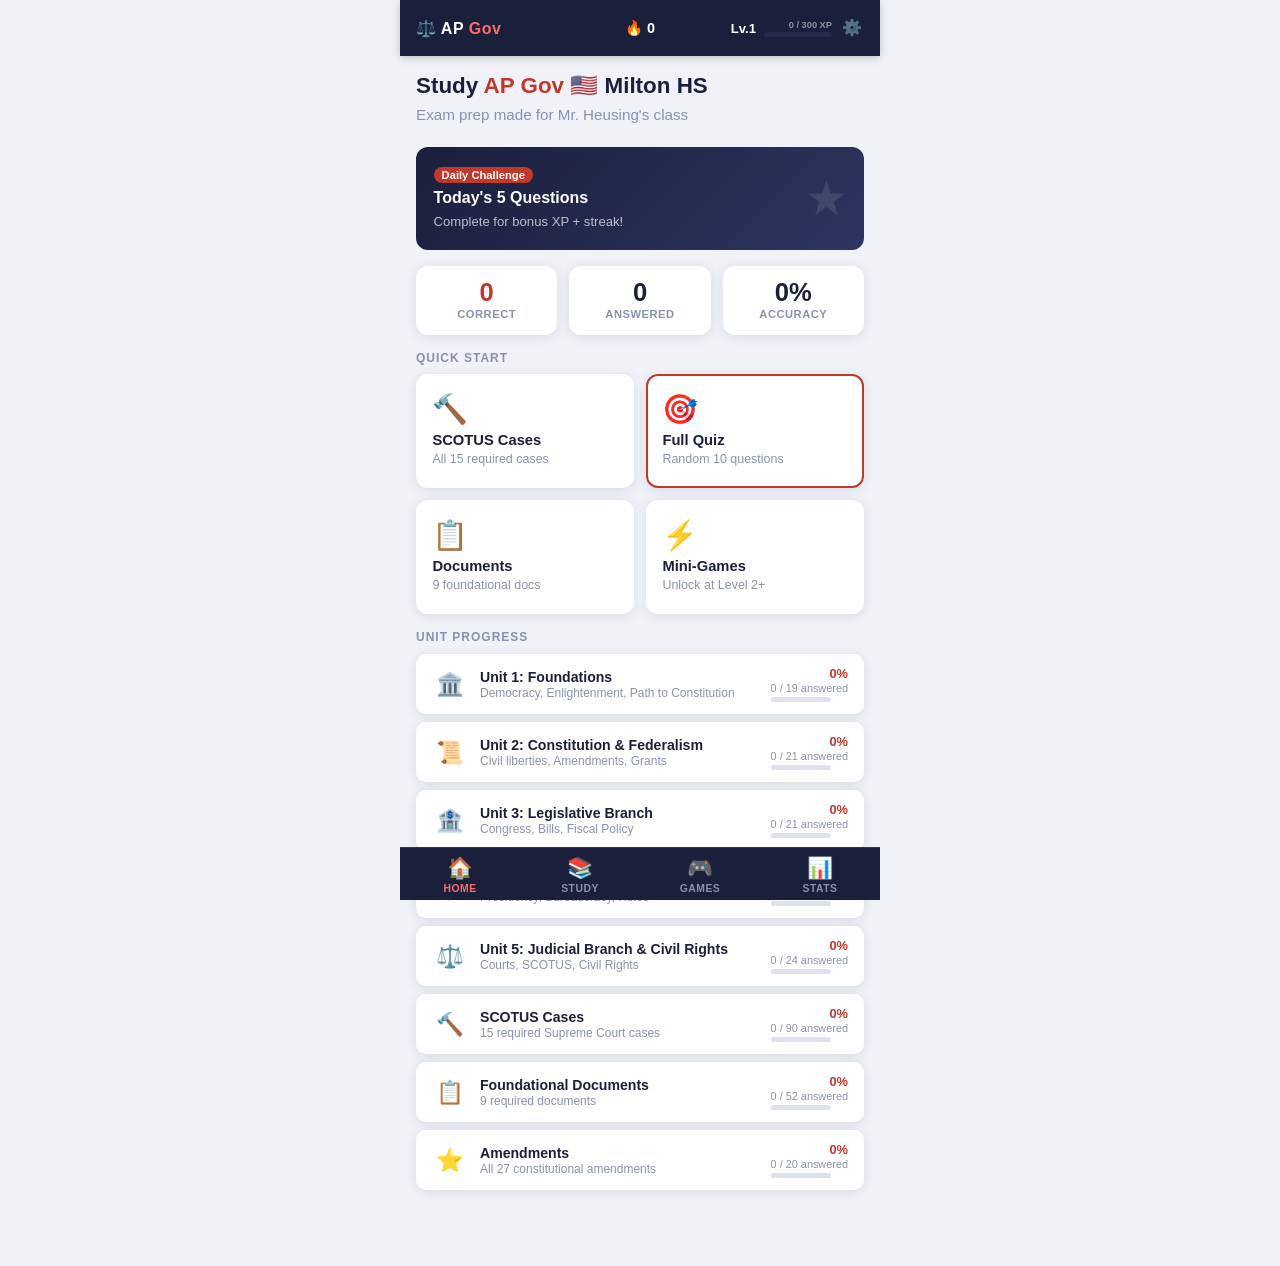
<file: index.html>
<!DOCTYPE html>
<html lang="en">
<head>
  <meta charset="UTF-8">
  <meta name="viewport" content="width=device-width, initial-scale=1, viewport-fit=cover">
  <meta name="theme-color" content="#1a1f3c">
  <meta name="apple-mobile-web-app-capable" content="yes">
  <meta name="apple-mobile-web-app-status-bar-style" content="black-translucent">
  <meta name="apple-mobile-web-app-title" content="AP Gov">
  <link rel="apple-touch-icon" href="icon-192.png">
  <link rel="manifest" href="manifest.json">
  <title>AP Gov Study</title>
  <link rel="stylesheet" href="css/style.css?v=7">
</head>
<body>

<!-- Top Bar -->
<header id="topbar">
  <div id="topbar-inner">
    <div class="logo">⚖️ AP <span>Gov</span></div>
    <div id="topbar-streak"><span>🔥</span><span id="stat-streak">0</span></div>
    <div id="topbar-right">
      <div id="topbar-level">Lv.<span id="stat-level">1</span></div>
      <div id="xp-bar-wrap">
        <div id="xp-next-label"><span id="stat-xp">0</span> / 300 XP</div>
        <div id="xp-track"><div id="xp-bar"></div></div>
      </div>
      <button id="settings-btn" onclick="openSettings()" aria-label="Settings">⚙️</button>
    </div>
  </div>
</header>

<!-- Settings Modal -->
<div id="settings-overlay" onclick="closeSettings()"></div>
<div id="settings-modal">
  <h3>Settings</h3>
  <div class="settings-section">
    <p class="settings-label">Reset by unit</p>
    <div id="settings-unit-list"></div>
  </div>
  <div class="settings-divider"></div>
  <p style="text-align:center;font-size:0.75rem;color:var(--muted);margin-bottom:0.75rem">&copy; 2026, William Drye</p>
  <button class="btn btn-full settings-reset-all" onclick="resetAll()">Reset All Progress</button>
</div>

<!-- Confirm Dialog -->
<div id="confirm-overlay"></div>
<div id="confirm-modal">
  <p id="confirm-msg"></p>
  <div class="confirm-actions">
    <button class="btn btn-outline" onclick="confirmResolve(false)">Cancel</button>
    <button class="btn btn-primary" id="confirm-ok" onclick="confirmResolve(true)">Confirm</button>
  </div>
</div>

<!-- Toast -->
<div id="toast"></div>

<!-- App -->
<main id="app">

  <!-- ── HOME ── -->
  <div class="screen active" id="screen-home">
    <div id="home-greeting">
      <h1>Study <span>AP Gov</span> 🇺🇸 Milton HS</h1>
    </div>
    <p class="home-sub">Exam prep made for Mr. Heusing's class</p>

    <!-- Daily Challenge -->
    <div class="daily-card" id="daily-btn" onclick="startDailyChallenge()">
      <div class="badge daily-badge">Daily Challenge</div>
      <h3>Today's 5 Questions</h3>
      <p class="daily-sub">Complete for bonus XP + streak!</p>
    </div>

    <!-- Stats Row -->
    <div class="stat-row">
      <div class="stat-card red"><div class="big" id="stat-correct">0</div><div class="lbl">Correct</div></div>
      <div class="stat-card"><div class="big" id="stat-total">0</div><div class="lbl">Answered</div></div>
      <div class="stat-card"><div class="big" id="stat-acc">0%</div><div class="lbl">Accuracy</div></div>
    </div>

    <!-- Quick Modes -->
    <div class="section-title">Quick Start</div>
    <div class="mode-grid">
      <div class="mode-card" onclick="startFlashcards('scotus')">
        <div class="mode-icon">🔨</div><h3>SCOTUS Cases</h3><p>All 15 required cases</p>
      </div>
      <div class="mode-card red" onclick="startQuizAll()">
        <div class="mode-icon">🎯</div><h3>Full Quiz</h3><p>Random 10 questions</p>
      </div>
      <div class="mode-card" onclick="startFlashcards('documents')">
        <div class="mode-icon">📋</div><h3>Documents</h3><p>9 foundational docs</p>
      </div>
      <div class="mode-card" onclick="renderMinigames()">
        <div class="mode-icon">⚡</div><h3>Mini-Games</h3><p>Unlock at Level 2+</p>
      </div>
    </div>

    <!-- Unit Progress -->
    <div class="section-title">Unit Progress</div>
    <div id="unit-progress-list" class="unit-list"></div>
  </div>

  <!-- ── STUDY SELECT ── -->
  <div class="screen" id="screen-study">
    <h2 id="study-mode-title">Choose a Unit</h2>
    <p style="margin:0.3rem 0 1rem">Select a unit to study or quiz.</p>
    <div id="study-select-list" class="select-grid"></div>
  </div>

  <!-- ── FLASHCARD ── -->
  <div class="screen" id="screen-flashcard">
    <div id="fc-header">
      <button class="back-btn" onclick="renderStudySelect()">‹</button>
      <h2 id="fc-unit-name">Flashcards</h2>
      <span id="fc-progress-text"></span>
    </div>
    <div class="fc-stage" onclick="flipCard()">
      <div class="fc-inner" id="fc-inner">
        <div class="fc-face fc-front">
          <div class="fc-cat" id="fc-front-topic"></div>
          <h3 id="fc-front-text"></h3>
          <div class="fc-hint">Tap to flip</div>
        </div>
        <div class="fc-face fc-back">
          <pre class="fc-back-content" id="fc-back-content"></pre>
        </div>
      </div>
    </div>
    <div class="fc-nav">
      <button class="btn btn-outline" onclick="fcPrev()">‹ Prev</button>
      <button class="btn btn-ghost" onclick="fcShuffle()">🔀 Shuffle</button>
      <button class="btn btn-primary" onclick="fcNext()">Next ›</button>
    </div>
    <div class="fc-dot-row" id="fc-dots"></div>
  </div>

  <!-- ── QUIZ ── -->
  <div class="screen" id="screen-quiz">
    <div id="quiz-header">
      <div class="quiz-meta">
        <span class="topic-tag" id="q-category-tag">SCOTUS</span>
        <span class="q-counter" id="q-counter">1 / 10</span>
      </div>
      <div class="quiz-timer">
        <span id="timer-secs">30s</span>
        <div class="timer-bar-wrap"><div class="timer-bar" id="timer-bar"></div></div>
      </div>
    </div>
    <div class="q-progress-row" id="q-pips"></div>
    <div class="question-card">
      <div class="q-difficulty" id="q-difficulty">Easy</div>
      <div class="question-text" id="question-text"></div>
    </div>
    <div class="options-list" id="options-list"></div>
    <div class="explanation-box" id="explanation-box"></div>
    <button class="btn btn-primary btn-full mt2" id="quiz-next-btn" onclick="nextQuestion()" style="display:none">Next Question ›</button>
  </div>

  <!-- ── RESULTS ── -->
  <div class="screen" id="screen-results">
    <div class="card results-card">
      <div style="font-size:2.5rem;margin-bottom:0.5rem">🎯</div>
      <div class="results-score"><span id="res-score">0</span><span> / </span><span id="res-total">10</span></div>
      <div class="results-label" id="res-pct"></div>
      <div class="results-xp" id="res-xp"></div>
      <div class="results-breakdown">
        <div class="rb-item correct"><div class="rb-n" id="res-correct">0</div><div class="rb-l">Correct</div></div>
        <div class="rb-item wrong"><div class="rb-n" id="res-wrong">0</div><div class="rb-l">Wrong</div></div>
      </div>
      <button class="btn btn-primary btn-full btn-lg" onclick="startQuizAll()">Play Again</button>
      <button class="btn btn-outline btn-full mt1" onclick="showScreen('home'); renderHome()">Home</button>
    </div>
  </div>

  <!-- ── MINI-GAMES ── -->
  <div class="screen" id="screen-minigames">
    <h2>🎮 Mini-Games</h2>
    <p style="margin:0.3rem 0 1rem">Unlock games by leveling up.</p>
    <div id="minigames-list" class="select-grid"></div>
  </div>

  <!-- ── STATS ── -->
  <div class="screen" id="screen-stats">
    <h2>📊 Your Stats</h2>
    <div class="stats-grid" style="margin-top:0.75rem">
      <div class="card card-sm text-center"><div class="stats-big" id="stats-total">0</div><div class="stats-lbl">Questions Answered</div></div>
      <div class="card card-sm text-center"><div class="stats-big" id="stats-acc">0%</div><div class="stats-lbl">Accuracy</div></div>
      <div class="card card-sm text-center"><div class="stats-big" id="stats-xp">0</div><div class="stats-lbl">Total XP</div></div>
      <div class="card card-sm text-center"><div class="stats-big" id="stats-level">1</div><div class="stats-lbl">Level</div></div>
      <div class="card card-sm text-center"><div class="stats-big" id="stats-streak">0</div><div class="stats-lbl">Day Streak</div></div>
      <div class="card card-sm text-center"><div class="stats-big" id="stats-correct">0</div><div class="stats-lbl">Correct</div></div>
    </div>
    <div class="section-title">By Category</div>
    <div class="card"><div id="cat-stats-list"></div></div>
    <button class="btn btn-outline btn-full mt2" onclick="showConfirm('Reset all progress? This cannot be undone.',()=>{localStorage.clear();location.reload()})">Reset Progress</button>
    <a href="admin.html" style="display:block;text-align:center;margin-top:1rem;font-size:0.8rem;color:var(--muted)">Admin Panel →</a>
  </div>

</main>

<!-- Bottom Nav -->
<nav id="botnav">
  <button class="botnav-btn active" data-screen="home" onclick="showScreen('home'); renderHome()">
    <span class="icon">🏠</span>Home
  </button>
  <button class="botnav-btn" data-screen="study" onclick="renderStudySelect()">
    <span class="icon">📚</span>Study
  </button>
  <button class="botnav-btn" data-screen="minigames" onclick="renderMinigames()">
    <span class="icon">🎮</span>Games
  </button>
  <button class="botnav-btn" data-screen="stats" onclick="renderStats()">
    <span class="icon">📊</span>Stats
  </button>
</nav>

<script src="js/app.js?v=8"></script>
</body>
</html>
</file>
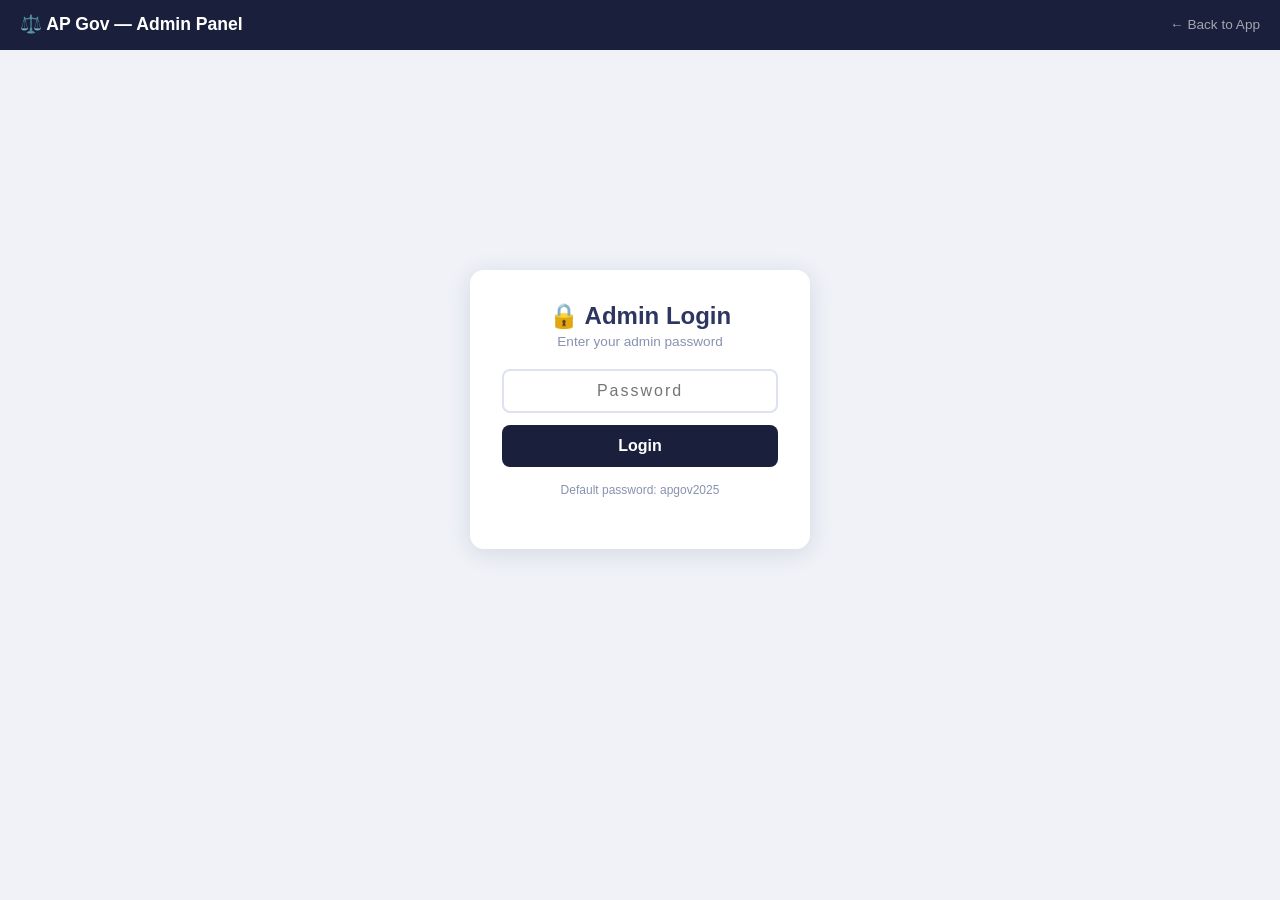
<file: admin.html>
<!DOCTYPE html>
<html lang="en">
<head>
  <meta charset="UTF-8">
  <meta name="viewport" content="width=device-width, initial-scale=1">
  <title>AP Gov — Admin</title>
  <link rel="stylesheet" href="css/admin.css">
</head>
<body>

<header>
  <h1>⚖️ AP Gov — Admin Panel</h1>
  <a href="index.html">← Back to App</a>
</header>

<!-- Login -->
<div id="login-wrap">
  <div class="login-card">
    <h2>🔒 Admin Login</h2>
    <p>Enter your admin password</p>
    <input type="password" id="pw-input" placeholder="Password" onkeydown="if(event.key==='Enter')doLogin()">
    <button onclick="doLogin()">Login</button>
    <div class="err" id="login-err"></div>
    <p style="margin-top:1rem;font-size:0.75rem;color:var(--muted)">Default password: apgov2025</p>
  </div>
</div>

<!-- Admin Panel (hidden until login) -->
<div id="admin-panel" style="display:none">
<div id="main">

  <div class="tabs">
    <button class="tab active" onclick="setTab('questions')">Questions</button>
    <button class="tab" onclick="setTab('flashcards')">Flashcards</button>
    <button class="tab" onclick="setTab('settings')">Settings</button>
  </div>

  <!-- Questions Tab -->
  <div id="tab-questions">
    <div class="panel">
      <div style="display:flex;justify-content:space-between;align-items:center;margin-bottom:1rem">
        <h2>Question Bank</h2>
        <button class="add-btn" onclick="openAddModal()">+ Add Question</button>
      </div>
      <div class="stats-row" id="q-stats-row"></div>
      <div class="export-row">
        <button class="export-row btn-export" onclick="exportQuestions()">⬇ Export JSON</button>
        <button class="export-row btn-import" onclick="document.getElementById('import-file').click()">⬆ Import JSON</button>
        <input type="file" id="import-file" accept=".json" style="display:none" onchange="importQuestions(this)">
      </div>
      <div class="search-row">
        <input type="text" id="q-search" placeholder="Search questions…" oninput="renderTable()">
        <select id="q-cat" onchange="renderTable()">
          <option value="">All Categories</option>
          <option value="scotus">SCOTUS</option>
          <option value="documents">Documents</option>
          <option value="unit1">Unit 1</option>
          <option value="unit2">Unit 2</option>
          <option value="unit3">Unit 3</option>
          <option value="unit4">Unit 4</option>
          <option value="unit5">Unit 5</option>
          <option value="amendments">Amendments</option>
          <option value="parties">Parties</option>
          <option value="interest">Interest Groups</option>
          <option value="elections">Elections</option>
          <option value="media">Media</option>
        </select>
        <select id="q-diff" onchange="renderTable()">
          <option value="">All Difficulty</option>
          <option value="easy">Easy</option>
          <option value="medium">Medium</option>
          <option value="hard">Hard</option>
        </select>
        <select id="q-status" onchange="renderTable()">
          <option value="">All Status</option>
          <option value="active">Active</option>
          <option value="flagged">Flagged</option>
          <option value="inactive">Inactive</option>
        </select>
      </div>
      <div style="overflow-x:auto">
        <table id="q-table">
          <thead>
            <tr>
              <th>#</th>
              <th>Category</th>
              <th>Topic</th>
              <th>Question</th>
              <th>Diff</th>
              <th>Status</th>
              <th>Actions</th>
            </tr>
          </thead>
          <tbody id="q-tbody"></tbody>
        </table>
      </div>
      <div id="q-pagination" style="text-align:center;margin-top:0.75rem;font-size:0.82rem;color:var(--muted)"></div>
    </div>
  </div>

  <!-- Flashcards Tab -->
  <div id="tab-flashcards" style="display:none">
    <div class="panel">
      <div style="display:flex;justify-content:space-between;align-items:center;margin-bottom:1rem">
        <h2>Flashcard Bank</h2>
        <button class="add-btn" onclick="openAddFCModal()">+ Add Flashcard</button>
      </div>
      <div class="search-row">
        <input type="text" id="fc-search" placeholder="Search flashcards…" oninput="renderFCTable()">
        <select id="fc-cat" onchange="renderFCTable()">
          <option value="">All Categories</option>
          <option value="scotus">SCOTUS</option>
          <option value="documents">Documents</option>
          <option value="unit1">Unit 1</option>
          <option value="unit2">Unit 2</option>
          <option value="unit3">Unit 3</option>
          <option value="unit4">Unit 4</option>
          <option value="unit5">Unit 5</option>
        </select>
      </div>
      <div style="overflow-x:auto">
        <table>
          <thead><tr><th>Category</th><th>Topic</th><th>Front</th><th>Actions</th></tr></thead>
          <tbody id="fc-tbody"></tbody>
        </table>
      </div>
    </div>
  </div>

  <!-- Settings Tab -->
  <div id="tab-settings" style="display:none">
    <div class="panel">
      <h2>Admin Settings</h2>
      <div class="form-group">
        <label>Change Admin Password</label>
        <input type="password" id="new-pw" placeholder="New password">
      </div>
      <div class="form-group">
        <input type="password" id="confirm-pw" placeholder="Confirm new password">
      </div>
      <button class="btn-save" onclick="changePW()">Save Password</button>
    </div>
    <div class="panel">
      <h2>Student Progress</h2>
      <p style="font-size:0.85rem;color:var(--muted);margin-bottom:1rem">View or reset student study data.</p>
      <div id="student-stats"></div>
      <button class="btn-cancel" style="margin-top:1rem" onclick="if(confirm('Reset all student progress?')){localStorage.removeItem('apgov_state');alert('Progress reset.')}">Reset Student Progress</button>
    </div>
    <p style="text-align:center;font-size:0.75rem;color:var(--muted);margin-top:1.5rem">&copy; 2026, William Drye</p>
  </div>

</div>
</div>

<!-- Modal -->
<div id="modal-bg" onclick="if(event.target===this)closeModal()">
  <div id="modal">
    <h3 id="modal-title">Add Question</h3>
    <div id="modal-body"></div>
    <div class="modal-actions">
      <button class="btn-save" onclick="saveQuestion()">Save</button>
      <button class="btn-cancel" onclick="closeModal()">Cancel</button>
    </div>
  </div>
</div>

<!-- Confirm Dialog -->
<div id="admin-confirm-overlay" onclick="adminConfirmResolve(false)"></div>
<div id="admin-confirm-modal">
  <p id="admin-confirm-msg"></p>
  <div class="confirm-actions">
    <button class="btn-cancel" onclick="adminConfirmResolve(false)">Cancel</button>
    <button class="btn-delete" onclick="adminConfirmResolve(true)">Delete</button>
  </div>
</div>

<script src="js/admin.js"></script>
</body>
</html>
</file>
<file: css/style.css>
/* ── Reset & Base ── */
*, *::before, *::after { box-sizing: border-box; margin: 0; padding: 0; }
:root {
  --navy:    #1a1f3c;
  --navy2:   #242a4a;
  --navy3:   #2e3560;
  --red:     #c0392b;
  --red2:    #e74c3c;
  --red3:    #ff6b6b;
  --white:   #ffffff;
  --off:     #f0f2f8;
  --muted:   #8892b0;
  --text:    #2d3561;
  --card:    #ffffff;
  --border:  #dde1f0;
  --success: #27ae60;
  --wrong:   #e74c3c;
  --shadow:  0 2px 12px rgba(26,31,60,0.10);
  --shadow2: 0 4px 24px rgba(26,31,60,0.16);
  --radius:  12px;
  --font:    -apple-system, BlinkMacSystemFont, 'Segoe UI', Roboto, sans-serif;
}
html { font-size: 16px; -webkit-tap-highlight-color: transparent; }
body { font-family: var(--font); background: var(--off); color: var(--text); min-height: 100vh; overflow-x: hidden; }

/* ── Typography ── */
h1 { font-size: 1.6rem; font-weight: 700; color: var(--navy); }
h2 { font-size: 1.25rem; font-weight: 700; color: var(--navy); }
h3 { font-size: 1rem; font-weight: 600; color: var(--navy); }
p  { font-size: 0.95rem; color: var(--muted); line-height: 1.6; }

/* ── Top Bar ── */
/* ── Top Bar ── */
#topbar {
  position: fixed; top: 0; left: 0; right: 0; z-index: 100;
  background: var(--navy);
  padding-top: env(safe-area-inset-top);
  box-shadow: 0 2px 8px rgba(0,0,0,0.2);
  transform: translateZ(0); -webkit-transform: translateZ(0);
}
#topbar-inner {
  display: flex; align-items: center;
  padding: 0 1rem; height: 56px;
}
.logo {
  flex: 1; color: var(--white); font-weight: 800; font-size: 1rem;
  letter-spacing: 0.5px; white-space: nowrap;
}
.logo span { color: var(--red3); }
#topbar-streak {
  flex: 1; display: flex; align-items: center; justify-content: center;
  gap: 4px; color: var(--white); font-size: 0.9rem; font-weight: 700;
}
#topbar-right {
  flex: 1; display: flex; align-items: center; justify-content: flex-end; gap: 8px;
}
#topbar-level { color: var(--white); font-size: 0.82rem; font-weight: 700; white-space: nowrap; }
#xp-bar-wrap { width: 68px; display: flex; flex-direction: column; gap: 2px; }
#xp-next-label { font-size: 0.58rem; color: rgba(255,255,255,0.5); font-weight: 600; white-space: nowrap; text-align: right; }
#xp-track { background: var(--navy2); border-radius: 4px; height: 5px; overflow: hidden; width: 100%; }
#xp-bar { background: var(--red3); height: 100%; width: 0%; transition: width 0.5s ease; }
#settings-btn { background: none; border: none; color: rgba(255,255,255,0.55); font-size: 1rem; cursor: pointer; padding: 2px; line-height: 1; flex-shrink: 0; }
#settings-btn:hover { color: var(--white); }

/* ── Settings Modal ── */
#settings-overlay { display: none; position: fixed; inset: 0; z-index: 300; background: rgba(0,0,0,0.4); }
#settings-modal {
  display: none; position: fixed; bottom: calc(60px + env(safe-area-inset-bottom) + 8px);
  right: 1rem; z-index: 301; width: 260px;
  background: var(--card); border-radius: var(--radius); box-shadow: var(--shadow2);
  padding: 1rem;
}
#settings-overlay.open, #settings-modal.open { display: block; }
#settings-modal h3 { font-size: 0.95rem; margin-bottom: 0.75rem; }
.settings-label { font-size: 0.72rem; text-transform: uppercase; letter-spacing: 0.5px; color: var(--muted); font-weight: 700; margin-bottom: 0.5rem; }
.settings-unit-btn {
  width: 100%; text-align: left; padding: 0.55rem 0.75rem; margin-bottom: 0.35rem;
  background: var(--off); border: none; border-radius: 8px; cursor: pointer;
  font-size: 0.85rem; font-weight: 600; color: var(--navy);
}
.settings-unit-btn:hover { background: var(--border); }
.settings-divider { height: 1px; background: var(--border); margin: 0.75rem 0; }
.settings-reset-all { background: var(--red); color: var(--white); font-size: 0.88rem; }

/* ── Confirm Dialog ── */
#confirm-overlay { display: none; position: fixed; inset: 0; z-index: 400; background: rgba(0,0,0,0.5); }
#confirm-modal {
  display: none; position: fixed; top: 50%; left: 50%; transform: translate(-50%,-50%);
  z-index: 401; width: min(320px, calc(100vw - 2rem));
  background: var(--card); border-radius: var(--radius); box-shadow: var(--shadow2); padding: 1.25rem;
}
#confirm-overlay.open, #confirm-modal.open { display: block; }
#confirm-msg { font-size: 0.95rem; font-weight: 600; color: var(--navy); margin-bottom: 1.25rem; line-height: 1.5; }
.confirm-actions { display: flex; gap: 0.75rem; justify-content: flex-end; }
.btn-danger { background: var(--red); color: var(--white); }

/* ── Bottom Nav ── */
#botnav {
  position: fixed; bottom: 0; left: 0; right: 0; z-index: 100;
  background: var(--navy);
  display: flex;
  border-top: 1px solid var(--navy3);
  padding-bottom: env(safe-area-inset-bottom);
  transform: translateZ(0);
  -webkit-transform: translateZ(0);
}
.botnav-btn {
  flex: 1; display: flex; flex-direction: column; align-items: center; justify-content: center;
  padding: 8px 4px 6px;
  color: var(--muted); font-size: 0.65rem; font-weight: 600; text-transform: uppercase; letter-spacing: 0.5px;
  border: none; background: none; cursor: pointer; gap: 3px; transition: color 0.2s;
}
.botnav-btn .icon { font-size: 1.3rem; }
.botnav-btn.active, .botnav-btn:hover { color: var(--red3); }

/* ── Screen Wrapper ── */
#app { padding-top: calc(56px + env(safe-area-inset-top)); padding-bottom: calc(60px + env(safe-area-inset-bottom)); min-height: 100vh; }
.screen { display: none; padding: 1rem; animation: fadeIn 0.2s ease; }
.screen.active { display: block; }
@keyframes fadeIn { from { opacity: 0; transform: translateY(6px); } to { opacity: 1; transform: none; } }

/* ── Cards ── */
.card { background: var(--card); border-radius: var(--radius); box-shadow: var(--shadow); padding: 1.1rem; margin-bottom: 1rem; }
.card-sm { padding: 0.75rem 1rem; }
.card-grid { display: grid; grid-template-columns: 1fr 1fr; gap: 0.75rem; }

/* ── Home Screen ── */
#home-greeting { margin-bottom: 0.25rem; }
#home-greeting h1 { font-size: 1.4rem; }
#home-greeting h1 span { color: var(--red); }
.home-sub { margin-bottom: 1.25rem; }

.stat-row { display: flex; gap: 0.75rem; margin-bottom: 1rem; }
.stat-card { flex: 1; background: var(--card); border-radius: var(--radius); padding: 0.9rem 0.75rem; text-align: center; box-shadow: var(--shadow); }
.stat-card .big { font-size: 1.6rem; font-weight: 800; color: var(--navy); line-height: 1; }
.stat-card .lbl { font-size: 0.7rem; font-weight: 600; text-transform: uppercase; letter-spacing: 0.5px; color: var(--muted); margin-top: 3px; }
.stat-card.red .big { color: var(--red); }

.section-title { font-size: 0.75rem; font-weight: 700; text-transform: uppercase; letter-spacing: 1px; color: var(--muted); margin-bottom: 0.6rem; }

.mode-grid { display: grid; grid-template-columns: 1fr 1fr; gap: 0.75rem; margin-bottom: 1rem; }
.mode-card {
  background: var(--card); border-radius: var(--radius); padding: 1rem 0.9rem;
  box-shadow: var(--shadow); cursor: pointer; transition: transform 0.15s, box-shadow 0.15s;
  border: 2px solid transparent;
}
.mode-card:hover, .mode-card:active { transform: translateY(-2px); box-shadow: var(--shadow2); }
.mode-card.red { border-color: var(--red); }
.mode-card .mode-icon { font-size: 1.8rem; margin-bottom: 6px; }
.mode-card h3 { font-size: 0.92rem; margin-bottom: 2px; }
.mode-card p { font-size: 0.78rem; }

.daily-card { background: linear-gradient(135deg, var(--navy), var(--navy3)); color: var(--white); border-radius: var(--radius); padding: 1.1rem; margin-bottom: 1rem; cursor: pointer; position: relative; overflow: hidden; }
.daily-card::after { content: '★'; position: absolute; right: 1rem; top: 50%; transform: translateY(-50%); font-size: 3rem; opacity: 0.1; }
.daily-card h3 { color: var(--white); margin-bottom: 4px; }
.daily-card p { color: rgba(255,255,255,0.7); font-size: 0.82rem; }
.daily-card .badge { display: inline-block; background: var(--red); color: var(--white); font-size: 0.7rem; font-weight: 700; padding: 2px 8px; border-radius: 20px; margin-bottom: 6px; }

/* ── Unit Progress List ── */
.unit-list { display: flex; flex-direction: column; gap: 0.5rem; }
.unit-row {
  background: var(--card); border-radius: 10px; padding: 0.75rem 1rem;
  display: flex; align-items: center; gap: 0.75rem; box-shadow: var(--shadow);
  cursor: pointer; transition: transform 0.1s;
}
.unit-row:active { transform: scale(0.98); }
.unit-row .unit-icon { font-size: 1.4rem; width: 36px; text-align: center; }
.unit-row .unit-info { flex: 1; }
.unit-row .unit-name { font-size: 0.88rem; font-weight: 700; color: var(--navy); }
.unit-row .unit-sub  { font-size: 0.75rem; color: var(--muted); margin-top: 1px; }
.unit-row .unit-right { text-align: right; }
.unit-pct { font-size: 0.8rem; font-weight: 700; color: var(--red); }
.unit-answered { font-size: 0.68rem; color: var(--muted); font-weight: 500; margin-top: 1px; }
.prog-bar-wrap { background: var(--border); border-radius: 4px; height: 5px; width: 60px; margin-top: 3px; }
.prog-bar { background: var(--red); height: 100%; border-radius: 4px; transition: width 0.5s ease; }

/* ── Buttons ── */
.btn { display: inline-flex; align-items: center; justify-content: center; gap: 6px; padding: 0.7rem 1.4rem; border-radius: 8px; font-weight: 700; font-size: 0.9rem; cursor: pointer; border: none; transition: all 0.15s; }
.btn-primary { background: var(--red); color: var(--white); }
.btn-primary:hover { background: var(--red2); }
.btn-outline { background: transparent; color: var(--navy); border: 2px solid var(--border); }
.btn-outline:hover { border-color: var(--navy); }
.btn-navy { background: var(--navy); color: var(--white); }
.btn-navy:hover { background: var(--navy3); }
.btn-ghost { background: transparent; color: var(--muted); font-size: 0.85rem; padding: 0.5rem 0.75rem; }
.btn-full { width: 100%; }
.btn-lg { padding: 0.9rem 2rem; font-size: 1rem; border-radius: 10px; }
.btn:disabled { opacity: 0.45; cursor: not-allowed; }

/* ── Flashcard Screen ── */
#fc-header { display: flex; align-items: center; gap: 0.5rem; margin-bottom: 1rem; }
#fc-header h2 { flex: 1; }
#fc-progress-text { font-size: 0.82rem; color: var(--muted); font-weight: 600; }
#fc-topic-select { margin-bottom: 1rem; }
#fc-topic-select select { width: 100%; padding: 0.65rem 0.75rem; border: 2px solid var(--border); border-radius: 8px; font-size: 0.9rem; color: var(--navy); background: var(--card); }

.fc-stage { perspective: 1000px; height: 260px; margin-bottom: 1rem; cursor: pointer; }
.fc-inner { width: 100%; height: 100%; position: relative; transform-style: preserve-3d; transition: transform 0.5s cubic-bezier(0.4,0,0.2,1); }
.fc-inner.flipped { transform: rotateY(180deg); }
.fc-face { position: absolute; inset: 0; border-radius: var(--radius); display: flex; flex-direction: column; align-items: center; justify-content: center; padding: 1.5rem; backface-visibility: hidden; -webkit-backface-visibility: hidden; }
.fc-front { background: var(--navy); color: var(--white); }
.fc-front h3 { color: var(--white); text-align: center; font-size: 1.05rem; margin-bottom: 6px; }
.fc-front .fc-cat { font-size: 0.72rem; text-transform: uppercase; letter-spacing: 1px; color: rgba(255,255,255,0.5); margin-bottom: 8px; }
.fc-front .fc-hint { font-size: 0.78rem; color: rgba(255,255,255,0.4); margin-top: auto; }
.fc-back { background: var(--card); transform: rotateY(180deg); overflow-y: auto; align-items: flex-start; }
.fc-back pre, .fc-back .fc-back-content { white-space: pre-wrap; font-family: var(--font); font-size: 0.85rem; line-height: 1.7; color: var(--text); text-align: left; width: 100%; }

.fc-nav { display: flex; align-items: center; justify-content: space-between; gap: 0.5rem; margin-bottom: 0.75rem; }
.fc-dot-row { display: flex; justify-content: center; gap: 5px; flex-wrap: wrap; padding: 0.25rem 0; }
.fc-dot { width: 8px; height: 8px; border-radius: 50%; background: var(--border); transition: background 0.2s; }
.fc-dot.seen { background: var(--navy3); }
.fc-dot.current { background: var(--red); transform: scale(1.3); }

/* ── Quiz Screen ── */
#quiz-header { margin-bottom: 1rem; }
.quiz-meta { display: flex; justify-content: space-between; align-items: center; margin-bottom: 0.5rem; }
.quiz-meta .topic-tag { font-size: 0.72rem; font-weight: 700; text-transform: uppercase; letter-spacing: 0.5px; background: var(--navy); color: var(--white); padding: 3px 10px; border-radius: 20px; }
.quiz-meta .q-counter { font-size: 0.82rem; color: var(--muted); font-weight: 600; }
.quiz-timer { display: flex; align-items: center; gap: 6px; font-size: 0.82rem; color: var(--muted); font-weight: 600; }
.timer-bar-wrap { flex: 1; background: var(--border); border-radius: 4px; height: 6px; overflow: hidden; }
.timer-bar { height: 100%; background: var(--red); border-radius: 4px; transition: width 0.1s linear, background 0.5s; }
.timer-bar.warn { background: var(--red2); }

.q-progress-row { display: flex; gap: 3px; margin-bottom: 1rem; }
.q-pip { flex: 1; height: 4px; border-radius: 2px; background: var(--border); }
.q-pip.correct { background: var(--success); }
.q-pip.wrong   { background: var(--wrong); }
.q-pip.current { background: var(--navy); }

.question-card { background: var(--card); border-radius: var(--radius); padding: 1.25rem 1rem; box-shadow: var(--shadow); margin-bottom: 1rem; }
.q-difficulty { font-size: 0.7rem; font-weight: 700; text-transform: uppercase; letter-spacing: 0.5px; color: var(--muted); margin-bottom: 8px; }
.q-difficulty.easy { color: var(--success); }
.q-difficulty.medium { color: #e67e22; }
.q-difficulty.hard { color: var(--red); }
.question-text { font-size: 1rem; font-weight: 600; color: var(--navy); line-height: 1.55; }

.options-list { display: flex; flex-direction: column; gap: 0.6rem; }
.opt-btn {
  width: 100%; text-align: left; padding: 0.8rem 1rem;
  background: var(--card); border: 2px solid var(--border);
  border-radius: 10px; cursor: pointer; font-size: 0.9rem;
  font-weight: 500; color: var(--navy); transition: all 0.15s;
  display: flex; align-items: center; gap: 0.75rem;
}
.opt-btn:hover:not(:disabled) { border-color: var(--navy); background: var(--off); }
.opt-btn .opt-letter { font-weight: 800; font-size: 0.85rem; color: var(--muted); min-width: 18px; }
.opt-btn.selected { border-color: var(--navy); background: var(--off); }
.opt-btn.correct  { border-color: var(--success); background: #eafaf1; color: var(--success); }
.opt-btn.wrong    { border-color: var(--wrong);   background: #fdf0ef; color: var(--wrong); }
.opt-btn.reveal   { border-color: var(--success); background: #eafaf1; }
.opt-btn:disabled { cursor: default; }

.explanation-box { background: var(--navy); color: rgba(255,255,255,0.88); border-radius: 10px; padding: 0.9rem 1rem; margin-top: 1rem; font-size: 0.85rem; line-height: 1.6; display: none; }
.explanation-box.show { display: block; }
.explanation-box strong { color: var(--white); }

#quiz-next-btn { margin-top: 0.75rem; }

/* ── Results ── */
.results-card { text-align: center; padding: 2rem 1rem; }
.results-score { font-size: 3.5rem; font-weight: 900; color: var(--navy); line-height: 1; }
.results-score span { font-size: 1.4rem; font-weight: 600; color: var(--muted); }
.results-label { font-size: 1rem; color: var(--muted); margin-top: 4px; margin-bottom: 1.25rem; }
.results-xp { font-size: 1.1rem; font-weight: 700; color: var(--red); margin-bottom: 1.5rem; }
.results-breakdown { display: flex; justify-content: center; gap: 1.5rem; margin-bottom: 1.5rem; }
.rb-item .rb-n { font-size: 1.5rem; font-weight: 800; }
.rb-item .rb-l { font-size: 0.75rem; color: var(--muted); font-weight: 600; text-transform: uppercase; }
.rb-item.correct .rb-n { color: var(--success); }
.rb-item.wrong   .rb-n { color: var(--wrong); }

/* ── Mini-game: SCOTUS Match ── */
#match-grid { display: grid; grid-template-columns: 1fr 1fr; gap: 0.5rem; }
.match-card {
  background: var(--card); border: 2px solid var(--border); border-radius: 10px;
  padding: 0.75rem 0.6rem; text-align: center; font-size: 0.78rem; font-weight: 600;
  cursor: pointer; min-height: 72px; display: flex; align-items: center; justify-content: center;
  transition: all 0.15s; line-height: 1.35; color: var(--navy);
}
.match-card:hover { border-color: var(--navy); }
.match-card.selected { border-color: var(--red); background: #fff0ef; }
.match-card.matched  { border-color: var(--success); background: #eafaf1; color: var(--success); pointer-events: none; }
.match-card.wrong    { border-color: var(--wrong); background: #fdf0ef; animation: shake 0.3s; }
@keyframes shake { 0%,100% { transform: translateX(0); } 25% { transform: translateX(-6px); } 75% { transform: translateX(6px); } }

/* ── Mini-game: Quote Decoder ── */
#quote-box { background: var(--navy); color: var(--white); border-radius: var(--radius); padding: 1.25rem; margin-bottom: 1rem; font-size: 0.92rem; line-height: 1.7; font-style: italic; }
#decoder-options { display: flex; flex-direction: column; gap: 0.5rem; }

/* ── Mini-game: Blitz ── */
#blitz-timer { font-size: 2.5rem; font-weight: 900; color: var(--red); text-align: center; margin: 0.5rem 0; }
#blitz-score  { font-size: 1.1rem; font-weight: 700; color: var(--navy); text-align: center; margin-bottom: 1rem; }

/* ── Stats Screen ── */
.stats-grid { display: grid; grid-template-columns: 1fr 1fr; gap: 0.75rem; margin-bottom: 1rem; }
.stats-big { font-size: 2rem; font-weight: 900; color: var(--navy); }
.stats-lbl { font-size: 0.72rem; text-transform: uppercase; letter-spacing: 0.5px; color: var(--muted); font-weight: 600; }
.cat-row { display: flex; align-items: center; gap: 0.75rem; padding: 0.5rem 0; border-bottom: 1px solid var(--border); }
.cat-row:last-child { border-bottom: none; }
.cat-name { font-size: 0.85rem; font-weight: 600; flex: 1; }
.cat-pct  { font-size: 0.82rem; font-weight: 700; color: var(--red); width: 38px; text-align: right; }

/* ── Select Screens ── */
.select-grid { display: flex; flex-direction: column; gap: 0.6rem; }
.select-item {
  background: var(--card); border-radius: 10px; padding: 0.9rem 1rem;
  display: flex; align-items: center; gap: 0.75rem; box-shadow: var(--shadow);
  cursor: pointer; border: 2px solid transparent; transition: all 0.15s;
}
.select-item:hover, .select-item:active { border-color: var(--red); }
.select-item .si-icon { font-size: 1.5rem; width: 32px; text-align: center; }
.select-item .si-info { flex: 1; }
.select-item .si-name { font-size: 0.9rem; font-weight: 700; color: var(--navy); }
.select-item .si-sub  { font-size: 0.75rem; color: var(--muted); }
.select-item .si-arrow { color: var(--muted); font-size: 1rem; }
.select-item .si-badge { background: var(--red); color: var(--white); font-size: 0.68rem; font-weight: 700; padding: 2px 7px; border-radius: 20px; }

/* ── Badge / XP Toast ── */
#toast { position: fixed; top: 64px; left: 50%; transform: translateX(-50%) translateY(-20px); z-index: 200; background: var(--navy); color: var(--white); padding: 0.6rem 1.2rem; border-radius: 24px; font-size: 0.85rem; font-weight: 700; opacity: 0; transition: all 0.3s; pointer-events: none; white-space: nowrap; }
#toast.show { opacity: 1; transform: translateX(-50%) translateY(0); }

/* ── Unlock banner ── */
.unlock-banner { background: linear-gradient(135deg, var(--red), var(--red2)); color: var(--white); border-radius: var(--radius); padding: 0.9rem 1rem; text-align: center; margin-bottom: 1rem; }
.unlock-banner h3 { color: var(--white); font-size: 0.95rem; }
.unlock-banner p  { color: rgba(255,255,255,0.8); font-size: 0.78rem; }

/* ── Misc ── */
.pill { display: inline-block; padding: 3px 10px; border-radius: 20px; font-size: 0.72rem; font-weight: 700; }
.pill-navy { background: var(--navy); color: var(--white); }
.pill-red  { background: var(--red);  color: var(--white); }
.pill-muted{ background: var(--border); color: var(--muted); }
.divider { height: 1px; background: var(--border); margin: 0.75rem 0; }
.text-center { text-align: center; }
.mt1 { margin-top: 0.5rem; }
.mt2 { margin-top: 1rem; }
.mt3 { margin-top: 1.5rem; }
.flex-between { display: flex; justify-content: space-between; align-items: center; }
.back-btn { background: none; border: none; color: var(--navy); font-size: 0.9rem; font-weight: 700; cursor: pointer; display: flex; align-items: center; gap: 4px; padding: 0; margin-bottom: 0.75rem; }

/* ── Daily Streak ── */
.streak-days { display: flex; gap: 6px; justify-content: center; margin: 0.75rem 0; }
.streak-day { width: 32px; height: 32px; border-radius: 50%; border: 2px solid var(--border); display: flex; align-items: center; justify-content: center; font-size: 0.7rem; font-weight: 700; color: var(--muted); }
.streak-day.done { background: var(--red); border-color: var(--red); color: var(--white); }
.streak-day.today { border-color: var(--navy); color: var(--navy); }

/* ── Responsive ── */
@media (max-width: 360px) {
  .card-grid, .mode-grid { grid-template-columns: 1fr; }
  .stat-row { flex-direction: column; }
}
@media (min-width: 600px) {
  #app { max-width: 480px; margin: 0 auto; }
  #topbar, #botnav { max-width: 480px; left: 50%; transform: translateX(-50%); }
}
</file>
<file: css/admin.css>
*, *::before, *::after { box-sizing: border-box; margin: 0; padding: 0; }
:root {
  --navy: #1a1f3c; --red: #c0392b; --red2: #e74c3c;
  --white: #fff; --off: #f0f2f8; --muted: #8892b0;
  --text: #2d3561; --card: #fff; --border: #dde1f0;
  --success: #27ae60; --font: -apple-system, BlinkMacSystemFont, 'Segoe UI', Roboto, sans-serif;
}
body { font-family: var(--font); background: var(--off); color: var(--text); }
header { background: var(--navy); color: #fff; padding: 0.9rem 1.25rem; display: flex; align-items: center; justify-content: space-between; }
header h1 { font-size: 1.1rem; font-weight: 800; }
header a { color: rgba(255,255,255,0.6); font-size: 0.85rem; text-decoration: none; }
#main { max-width: 900px; margin: 0 auto; padding: 1.25rem; }
.panel { background: var(--card); border-radius: 12px; padding: 1.25rem; margin-bottom: 1.25rem; box-shadow: 0 2px 12px rgba(26,31,60,0.08); }
.panel h2 { font-size: 1rem; font-weight: 700; margin-bottom: 1rem; color: var(--navy); }
.tabs { display: flex; gap: 0; background: var(--off); border-radius: 8px; padding: 3px; margin-bottom: 1.25rem; }
.tab { flex: 1; padding: 0.55rem; text-align: center; font-size: 0.85rem; font-weight: 700; border-radius: 6px; cursor: pointer; border: none; background: none; color: var(--muted); }
.tab.active { background: var(--navy); color: #fff; }
.search-row { display: flex; gap: 0.5rem; margin-bottom: 1rem; }
.search-row input, .search-row select { padding: 0.55rem 0.75rem; border: 2px solid var(--border); border-radius: 8px; font-size: 0.88rem; color: var(--text); background: var(--white); flex: 1; }
.search-row input:focus, .search-row select:focus { outline: none; border-color: var(--navy); }
table { width: 100%; border-collapse: collapse; font-size: 0.83rem; }
th { background: var(--off); text-align: left; padding: 0.5rem 0.75rem; font-size: 0.72rem; text-transform: uppercase; letter-spacing: 0.5px; color: var(--muted); font-weight: 700; }
td { padding: 0.55rem 0.75rem; border-top: 1px solid var(--border); vertical-align: top; }
tr:hover td { background: #fafbff; }
.badge { display: inline-block; padding: 2px 8px; border-radius: 20px; font-size: 0.68rem; font-weight: 700; }
.badge-easy   { background: #eafaf1; color: var(--success); }
.badge-medium { background: #fef9e7; color: #e67e22; }
.badge-hard   { background: #fdf0ef; color: var(--red2); }
.badge-flag   { background: #fff3f3; color: var(--red); }
.badge-off    { background: var(--off); color: var(--muted); }
.act-btn { padding: 4px 10px; border-radius: 6px; font-size: 0.75rem; font-weight: 700; cursor: pointer; border: none; margin-right: 4px; }
.btn-edit { background: var(--navy); color: #fff; }
.btn-flag { background: #fff3f3; color: var(--red); border: 1px solid #fcc; }
.btn-del  { background: #fdf0ef; color: var(--red2); border: 1px solid #fcc; }
.btn-restore { background: #eafaf1; color: var(--success); border: 1px solid #c3e6cb; }
.q-text-cell { max-width: 280px; overflow: hidden; text-overflow: ellipsis; white-space: nowrap; }
.add-btn { background: var(--red); color: #fff; border: none; padding: 0.6rem 1.2rem; border-radius: 8px; font-weight: 700; font-size: 0.88rem; cursor: pointer; }
.add-btn:hover { background: var(--red2); }
/* Modal */
#modal-bg { position: fixed; inset: 0; background: rgba(0,0,0,0.4); z-index: 200; display: none; align-items: center; justify-content: center; padding: 1rem; }
#modal-bg.open { display: flex; }
#modal { background: #fff; border-radius: 14px; width: 100%; max-width: 560px; max-height: 90vh; overflow-y: auto; padding: 1.5rem; }
#modal h3 { font-size: 1.05rem; font-weight: 800; margin-bottom: 1.1rem; }
.form-group { margin-bottom: 0.9rem; }
.form-group label { display: block; font-size: 0.78rem; font-weight: 700; text-transform: uppercase; letter-spacing: 0.4px; color: var(--muted); margin-bottom: 4px; }
.form-group input, .form-group select, .form-group textarea { width: 100%; padding: 0.6rem 0.75rem; border: 2px solid var(--border); border-radius: 8px; font-size: 0.9rem; font-family: inherit; color: var(--text); }
.form-group input:focus, .form-group select:focus, .form-group textarea:focus { outline: none; border-color: var(--navy); }
.form-group textarea { min-height: 80px; resize: vertical; }
.opt-inputs { display: flex; flex-direction: column; gap: 0.4rem; }
.opt-row { display: flex; align-items: center; gap: 0.5rem; }
.opt-row label { font-size: 0.85rem; font-weight: 700; min-width: 20px; }
.opt-row input { flex: 1; }
.opt-row input[type=radio] { flex: none; }
.modal-actions { display: flex; gap: 0.5rem; margin-top: 1.25rem; }
.btn-save { background: var(--navy); color: #fff; border: none; padding: 0.6rem 1.4rem; border-radius: 8px; font-weight: 700; font-size: 0.9rem; cursor: pointer; }
.btn-cancel { background: var(--off); color: var(--text); border: none; padding: 0.6rem 1rem; border-radius: 8px; font-weight: 700; font-size: 0.9rem; cursor: pointer; }
#login-wrap { display: flex; align-items: center; justify-content: center; min-height: 80vh; }
.login-card { background: #fff; border-radius: 14px; padding: 2rem; width: 100%; max-width: 340px; text-align: center; box-shadow: 0 4px 24px rgba(26,31,60,0.12); }
.login-card h2 { margin-bottom: 0.25rem; }
.login-card p { font-size: 0.85rem; color: var(--muted); margin-bottom: 1.25rem; }
.login-card input { width: 100%; padding: 0.7rem; border: 2px solid var(--border); border-radius: 8px; font-size: 1rem; text-align: center; letter-spacing: 2px; margin-bottom: 0.75rem; }
.login-card input:focus { outline: none; border-color: var(--navy); }
.login-card button { width: 100%; padding: 0.75rem; background: var(--navy); color: #fff; border: none; border-radius: 8px; font-size: 1rem; font-weight: 700; cursor: pointer; }
.login-card .err { color: var(--red); font-size: 0.82rem; margin-top: 0.5rem; }
.export-row { display: flex; gap: 0.5rem; flex-wrap: wrap; margin-bottom: 1rem; }
.export-row button { padding: 0.55rem 1rem; border-radius: 8px; font-size: 0.82rem; font-weight: 700; cursor: pointer; border: none; }
.btn-export { background: var(--navy); color: #fff; }
.btn-import { background: var(--off); color: var(--text); border: 2px solid var(--border); }
.stats-row { display: flex; gap: 1rem; flex-wrap: wrap; margin-bottom: 1rem; }
.stat-pill { background: var(--off); border-radius: 8px; padding: 0.5rem 0.9rem; font-size: 0.82rem; font-weight: 600; }
.stat-pill span { font-weight: 800; color: var(--navy); }

/* ── Confirm Dialog ── */
#admin-confirm-overlay { display: none; position: fixed; inset: 0; z-index: 400; background: rgba(0,0,0,0.5); }
#admin-confirm-modal {
  display: none; position: fixed; top: 50%; left: 50%; transform: translate(-50%,-50%);
  z-index: 401; width: min(320px, calc(100vw - 2rem));
  background: #fff; border-radius: 10px; box-shadow: 0 8px 32px rgba(0,0,0,0.18); padding: 1.25rem;
}
#admin-confirm-overlay.open, #admin-confirm-modal.open { display: block; }
#admin-confirm-msg { font-size: 0.95rem; font-weight: 600; color: var(--navy); margin-bottom: 1.25rem; line-height: 1.5; }
.confirm-actions { display: flex; gap: 0.75rem; justify-content: flex-end; }
.btn-delete { background: var(--red); color: #fff; border: none; padding: 0.6rem 1.2rem; border-radius: 8px; font-size: 0.88rem; font-weight: 700; cursor: pointer; }
.btn-delete:hover { background: #c0392b; }
</file>
